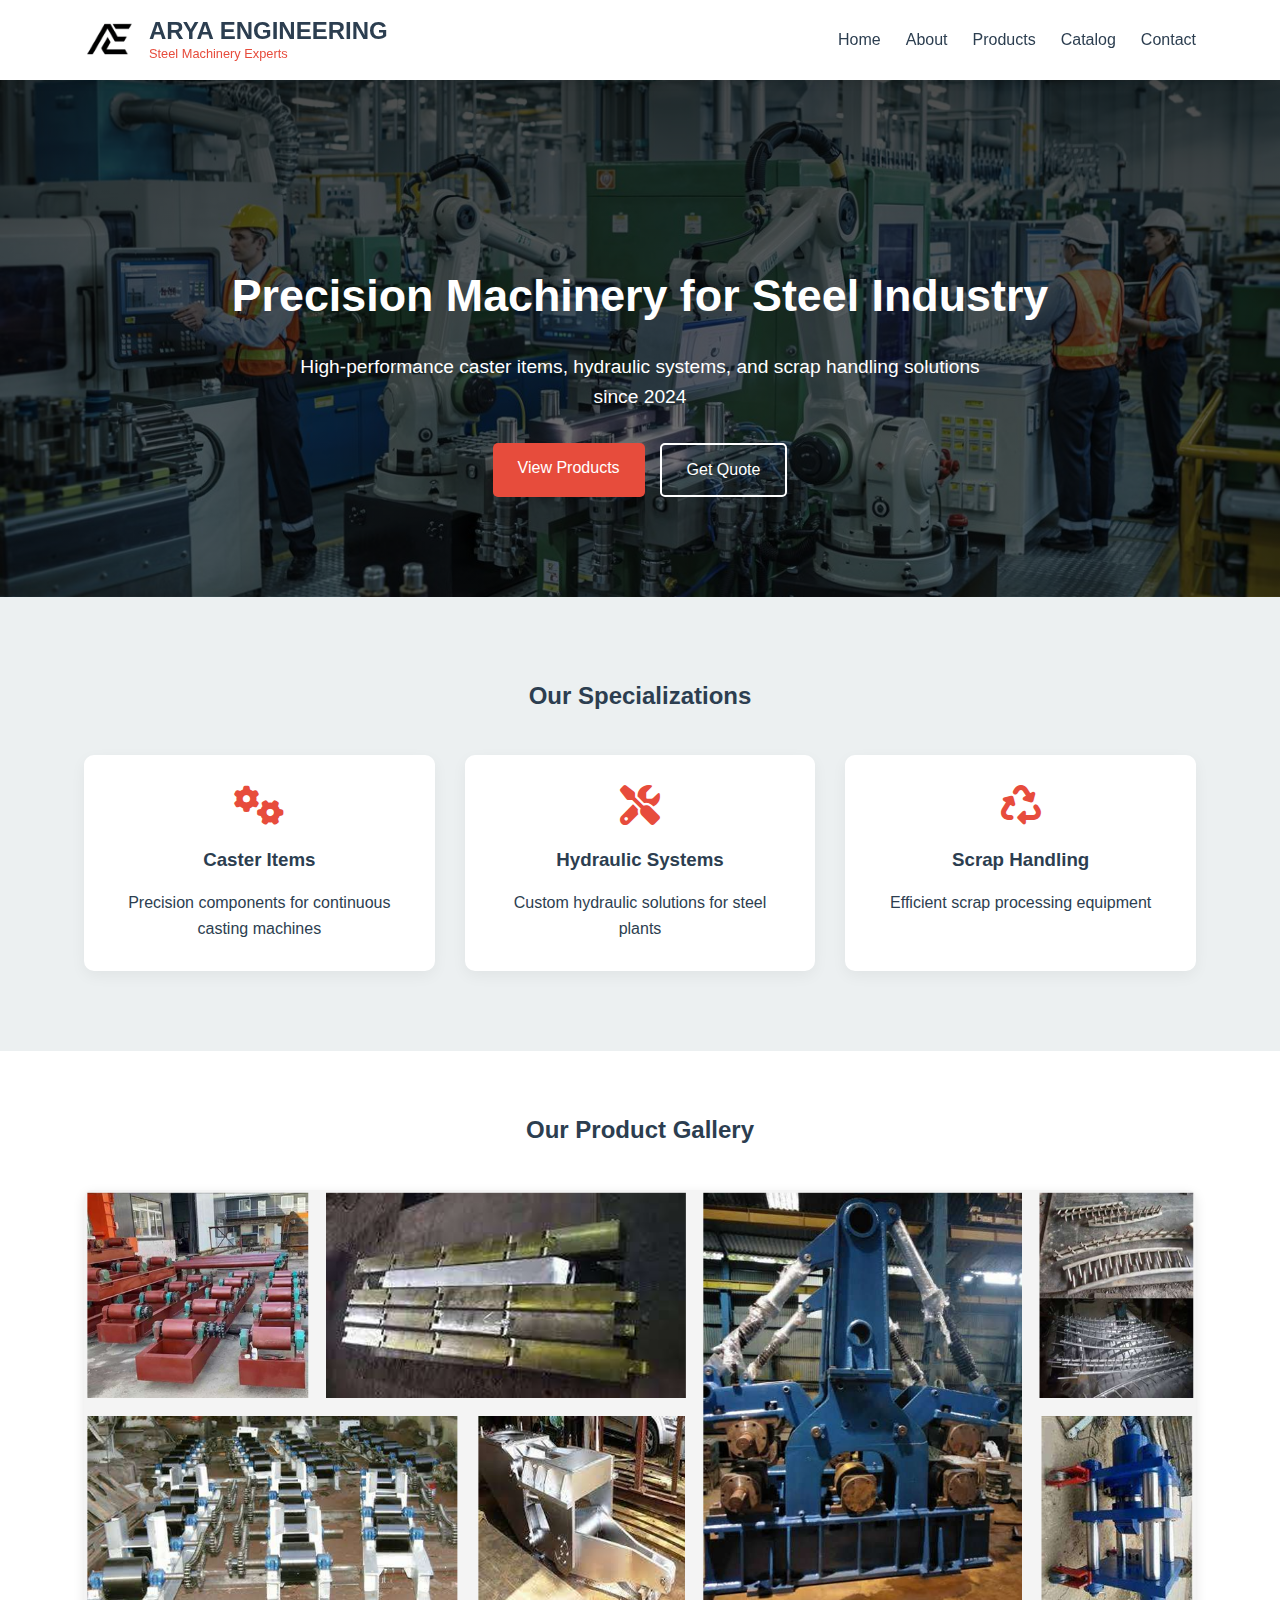
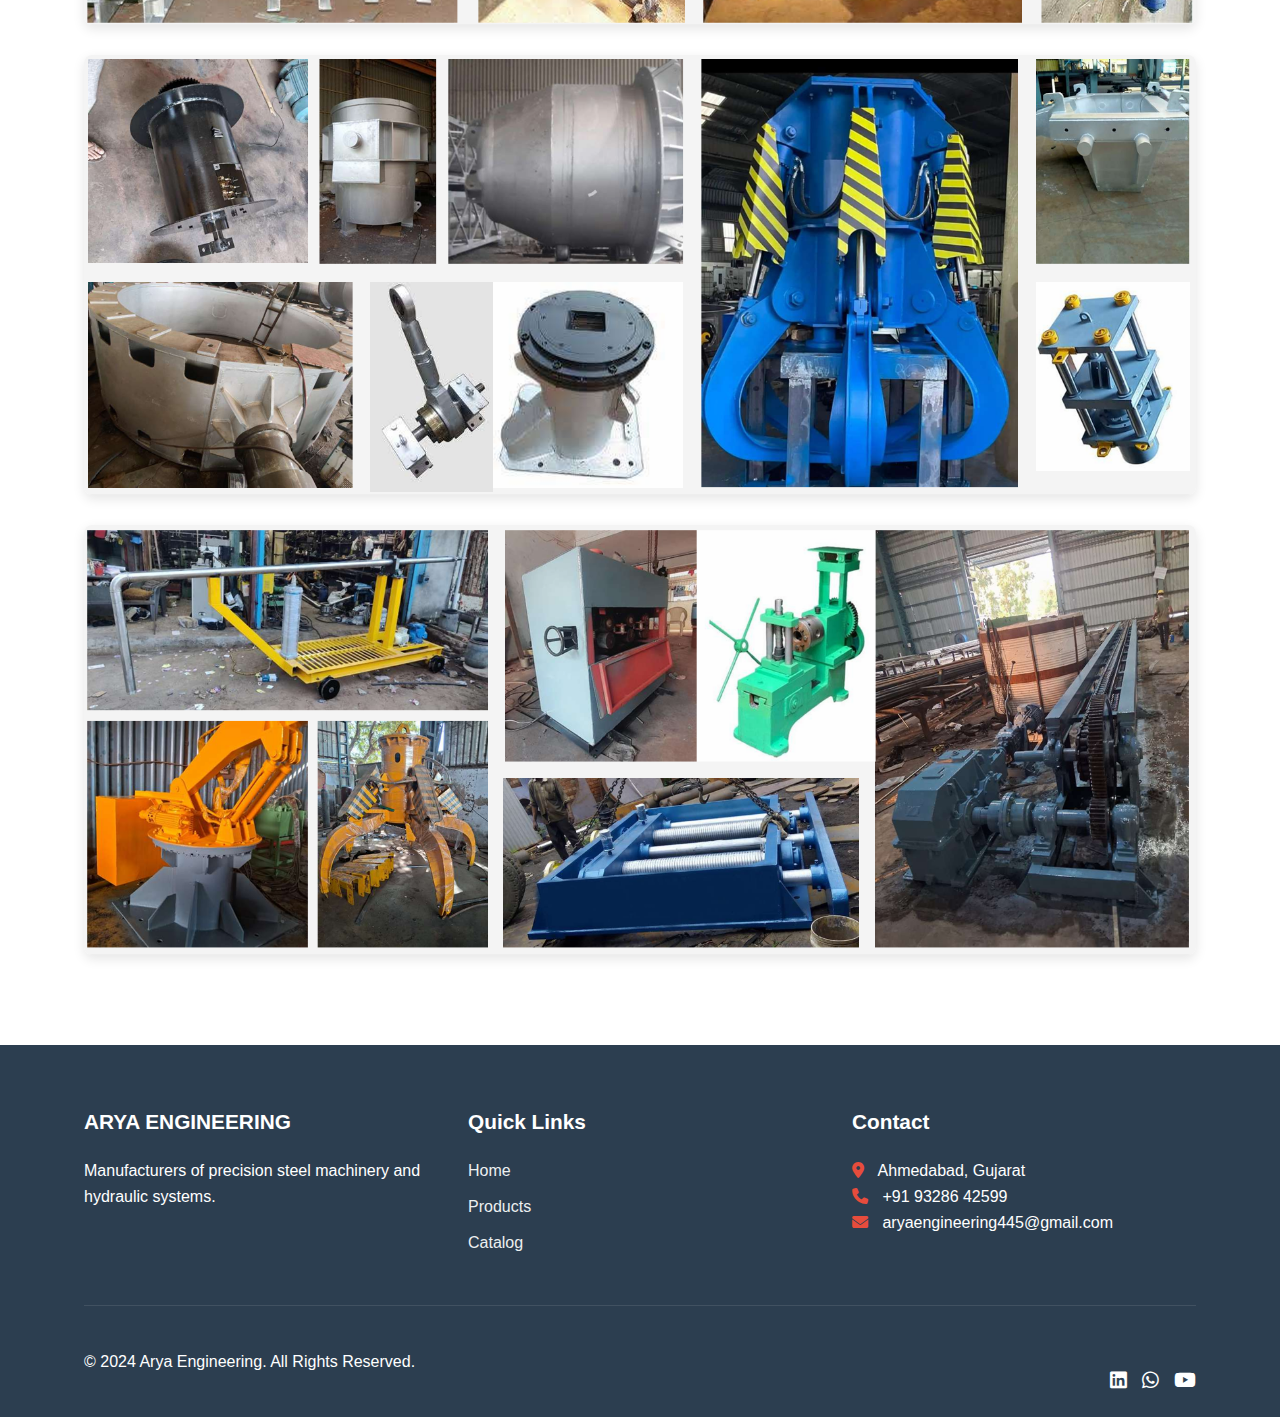
<file: index.html>
<!DOCTYPE html>
<html lang="en">
<head>
    <meta charset="UTF-8">
    <meta name="viewport" content="width=device-width, initial-scale=1.0">
    <title>Arya Engineering | Steel Machinery Solutions</title>
    <meta name="description" content="Manufacturer of high-quality steel machinery including caster items, hydraulic systems, and scrap handling equipment">
    <link rel="stylesheet" href="style.css">
    <link rel="stylesheet" href="https://cdnjs.cloudflare.com/ajax/libs/font-awesome/6.4.0/css/all.min.css">
</head>
<body>
    <!-- Header -->
    <header>
        <div class="container">
            <div class="header-content">
                <a href="index.html" class="logo">
                    <img src="arya-logo.png" alt="Arya Engineering Logo">
                    <div class="logo-text">
                        <h1>ARYA ENGINEERING</h1>
                        <p>Steel Machinery Experts</p>
                    </div>
                </a>
                
                <nav>
                    <ul>
                        <li><a href="index.html">Home</a></li>
                        <li><a href="about.html">About</a></li>
                        <li><a href="products.html">Products</a></li>
                        <li><a href="catalog.html">Catalog</a></li>
                        <li><a href="contact.html">Contact</a></li>
                    </ul>
                </nav>
            </div>
            
            <div class="mobile-menu">
                <i class="fas fa-bars"></i>
            </div>
        </div>
    </header>

    <!-- Hero Section -->
    <section class="hero">
        <div class="container">
            <h1>Precision Machinery for Steel Industry</h1>
            <p>High-performance caster items, hydraulic systems, and scrap handling solutions since 2024</p>
            <div class="cta-buttons">
                <a href="products.html" class="btn primary">View Products</a>
                <a href="contact.html" class="btn secondary">Get Quote</a>
            </div>
        </div>
    </section>

    <!-- Product Highlights -->
    <section class="highlights">
        <div class="container">
            <h2>Our Specializations</h2>
            <div class="highlight-grid">
                <div class="highlight-card">
                    <i class="fas fa-cogs"></i>
                    <h3>Caster Items</h3>
                    <p>Precision components for continuous casting machines</p>
                </div>
                <div class="highlight-card">
                    <i class="fas fa-tools"></i>
                    <h3>Hydraulic Systems</h3>
                    <p>Custom hydraulic solutions for steel plants</p>
                </div>
                <div class="highlight-card">
                    <i class="fas fa-recycle"></i>
                    <h3>Scrap Handling</h3>
                    <p>Efficient scrap processing equipment</p>
                </div>
            </div>
        </div>
    </section>


   <!-- Vertical Gallery Section -->
<section class="vertical-gallery">
    <div class="container">
      <h2>Our Product Gallery</h2>
      
      <!-- Image 1 -->
      <div class="gallery-item">
        <img src="product-galary-1.png" alt="Caster System" loading="lazy">
      <!--  <div class="image-caption">Premium Caster Items</div> -->
      </div>
      
      <!-- Image 2 -->
      <div class="gallery-item">
        <img src="product-galary-2.png" alt="Hydraulic Press" loading="lazy">
       <!-- <div class="image-caption">Hydraulic Machinery</div> -->
      </div>
      
      <!-- Image 3 -->
      <div class="gallery-item">
        <img src="product-galary-3.png" alt="Scrap Handler" loading="lazy">
      <!--  <div class="image-caption">Scrap Handling Solutions</div> -->
      </div>
    </div>
  </section>

    <!-- Footer -->
    <footer>
        <div class="container">
            <div class="footer-grid">
                <div class="footer-col">
                    <h3>ARYA ENGINEERING</h3>
                    <p>Manufacturers of precision steel machinery and hydraulic systems.</p>
                </div>
                <div class="footer-col">
                    <h3>Quick Links</h3>
                    <ul>
                        <li><a href="index.html">Home</a></li>
                        <li><a href="products.html">Products</a></li>
                        <li><a href="catalog.html">Catalog</a></li>
                    </ul>
                </div>
                <div class="footer-col">
                    <h3>Contact</h3>
                    <p><i class="fas fa-map-marker-alt"></i> Ahmedabad, Gujarat</p>
                    <p><i class="fas fa-phone"></i> +91 93286 42599</p>
                    <p><i class="fas fa-envelope"></i> aryaengineering445@gmail.com</p>
                </div>
            </div>
            <div class="copyright">
                <p>&copy; 2024 Arya Engineering. All Rights Reserved.</p>
                <div class="social-links">
                    <a href="#"><i class="fab fa-linkedin"></i></a>
                    <a href="#"><i class="fab fa-whatsapp"></i></a>
                    <a href="#"><i class="fab fa-youtube"></i></a>
                </div>
            </div>
        </div>
    </footer>

    <script src="script.js"></script>
</body>
</html>
</file>
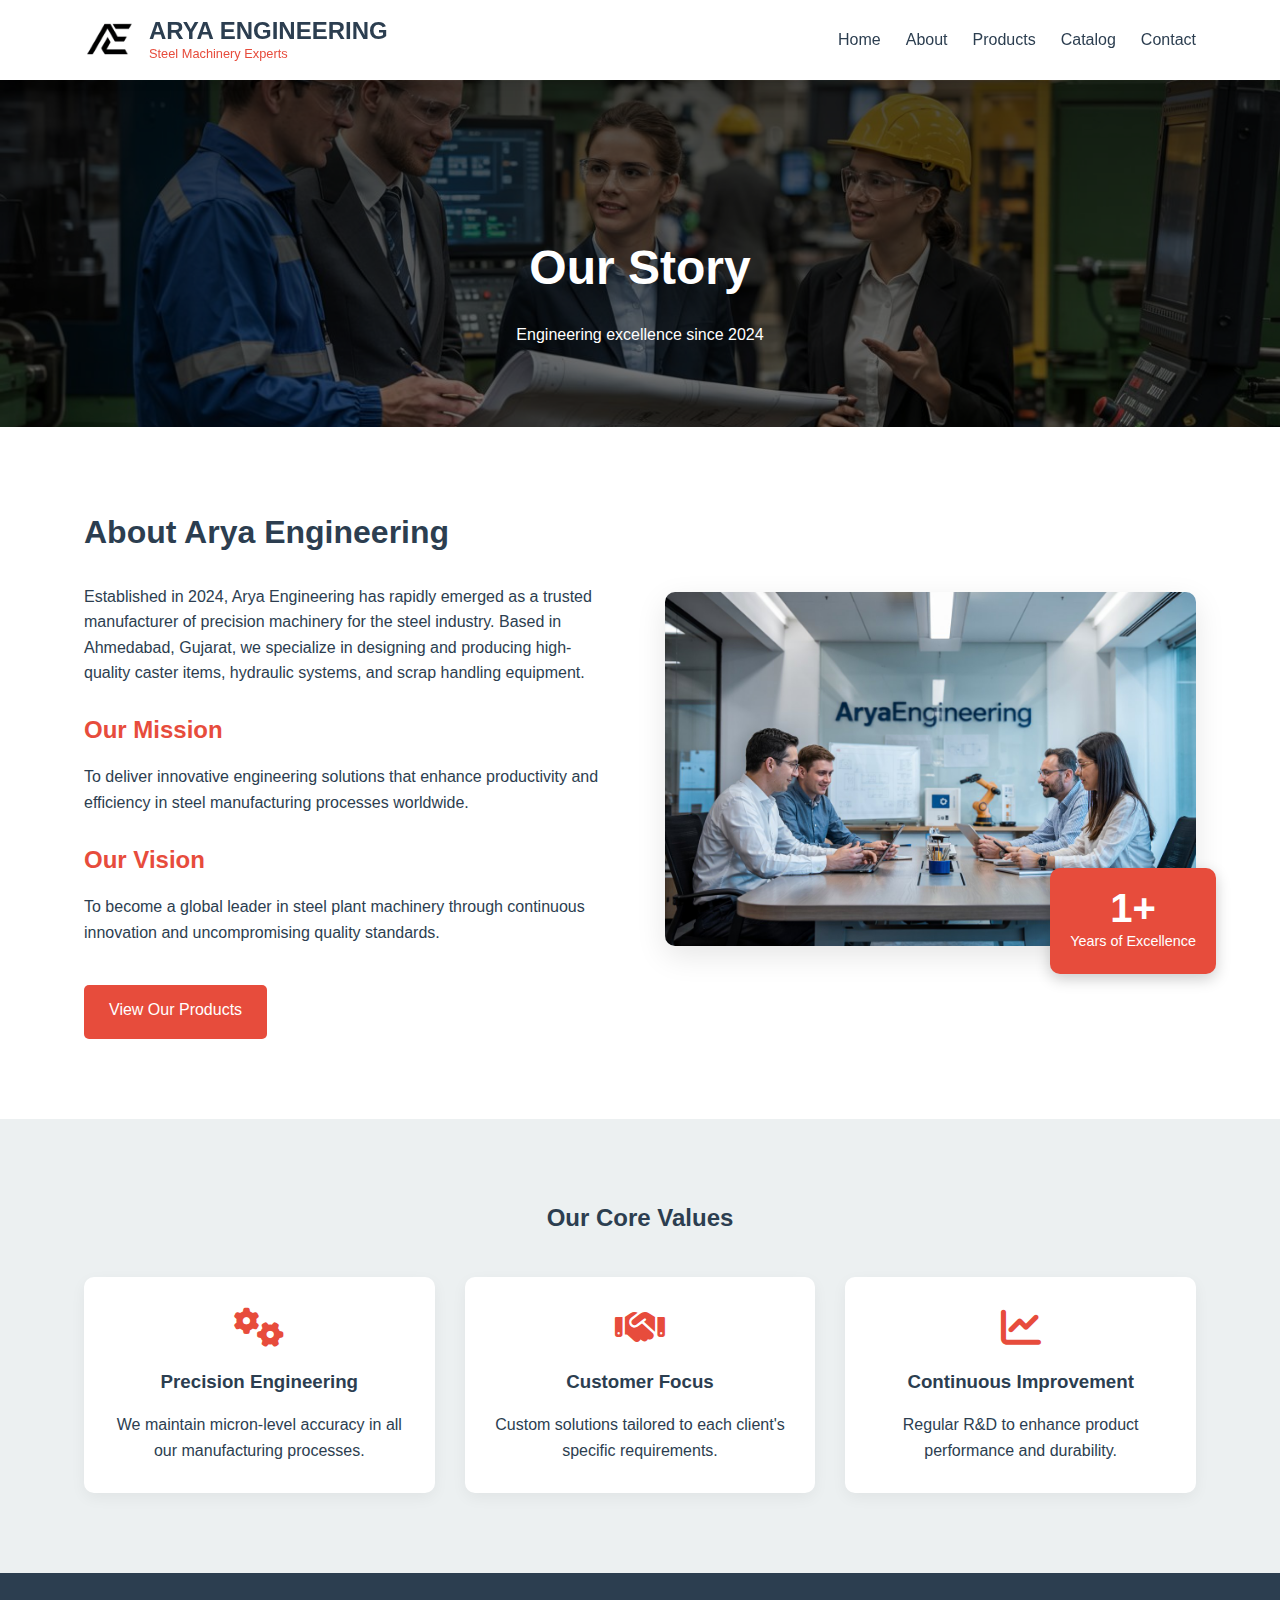
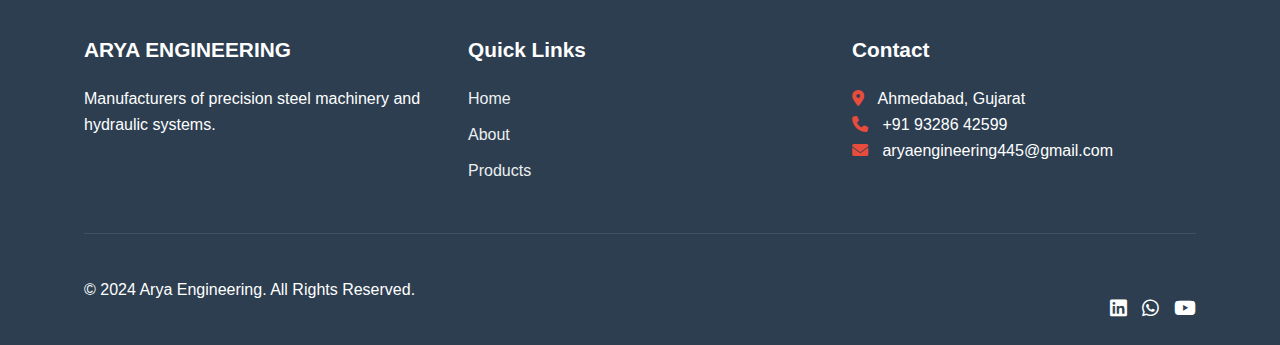
<file: about.html>
<!DOCTYPE html>
<html lang="en">
<head>
    <meta charset="UTF-8">
    <meta name="viewport" content="width=device-width, initial-scale=1.0">
    <title>About Us | Arya Engineering</title>
    <meta name="description" content="Learn about Arya Engineering - Manufacturers of precision steel machinery and hydraulic systems since 2024">
    <link rel="stylesheet" href="style.css">
    <link rel="stylesheet" href="https://cdnjs.cloudflare.com/ajax/libs/font-awesome/6.4.0/css/all.min.css">
</head>
<body>
    <!-- Header (Same as Homepage) -->
    <header>
        <div class="container">
            <div class="header-content">
                <a href="index.html" class="logo">
                    <img src="arya-logo.png" alt="Arya Engineering Logo">
                    <div class="logo-text">
                        <h1>ARYA ENGINEERING</h1>
                        <p>Steel Machinery Experts</p>
                    </div>
                </a>
                
                <nav>
                    <ul>
                        <li><a href="index.html">Home</a></li>
                        <li><a href="about.html" class="active">About</a></li>
                        <li><a href="products.html">Products</a></li>
                        <li><a href="catalog.html">Catalog</a></li>
                        <li><a href="contact.html">Contact</a></li>
                    </ul>
                </nav>
            </div>
            
            <div class="mobile-menu">
                <i class="fas fa-bars"></i>
            </div>
        </div>
    </header>

    <!-- About Hero Section -->
    <section class="about-hero">
        <div class="container">
            <h1>Our Story</h1>
            <p>Engineering excellence since 2024</p>
        </div>
    </section>

    <!-- About Content Section -->
    <section class="about-content">
        <div class="container">
            <div class="about-grid">
                <div class="about-text">
                    <h2>About Arya Engineering</h2>
                    <p>Established in 2024, Arya Engineering has rapidly emerged as a trusted manufacturer of precision machinery for the steel industry. Based in Ahmedabad, Gujarat, we specialize in designing and producing high-quality caster items, hydraulic systems, and scrap handling equipment.</p>
                    
                    <h3>Our Mission</h3>
                    <p>To deliver innovative engineering solutions that enhance productivity and efficiency in steel manufacturing processes worldwide.</p>
                    
                    <h3>Our Vision</h3>
                    <p>To become a global leader in steel plant machinery through continuous innovation and uncompromising quality standards.</p>
                    
                    <div class="cta-section">
                        <a href="products.html" class="btn primary">View Our Products</a>
                        <a href="contact.html" class="btn secondary">Contact Us</a>
                    </div>
                </div>
                
                <div class="about-image">
                    <img src="office-image.jpeg" alt="Arya Engineering Facility">
                    <div class="experience-badge">
                        <span class="years">1+</span>
                        <span class="label">Years of Excellence</span>
                    </div>
                </div>
            </div>
        </div>
    </section>

    <!-- Values Section -->
    <section class="values">
        <div class="container">
            <h2>Our Core Values</h2>
            <div class="values-grid">
                <div class="value-card">
                    <i class="fas fa-cogs"></i>
                    <h3>Precision Engineering</h3>
                    <p>We maintain micron-level accuracy in all our manufacturing processes.</p>
                </div>
                <div class="value-card">
                    <i class="fas fa-handshake"></i>
                    <h3>Customer Focus</h3>
                    <p>Custom solutions tailored to each client's specific requirements.</p>
                </div>
                <div class="value-card">
                    <i class="fas fa-chart-line"></i>
                    <h3>Continuous Improvement</h3>
                    <p>Regular R&D to enhance product performance and durability.</p>
                </div>
            </div>
        </div>
    </section>

    <!-- Team Section (Optional) 
    <section class="team">
        <div class="container">
            <h2>Our Leadership</h2>
            <div class="team-grid">
                <div class="team-member">
                    <img src="images/team-1.jpg" alt="Founder">
                    <h3>John Doe</h3>
                    <p>Founder & CEO</p>
                    <p>20+ years in steel machinery</p>
                </div>
                <div class="team-member">
                    <img src="images/team-2.jpg" alt="Technical Director">
                    <h3>Jane Smith</h3>
                    <p>Technical Director</p>
                    <p>Hydraulic systems expert</p>
                </div>
            </div>
        </div>
    </section> -->

    <!-- Footer (Same as Homepage) -->
    <footer>
        <div class="container">
            <div class="footer-grid">
                <div class="footer-col">
                    <h3>ARYA ENGINEERING</h3>
                    <p>Manufacturers of precision steel machinery and hydraulic systems.</p>
                </div>
                <div class="footer-col">
                    <h3>Quick Links</h3>
                    <ul>
                        <li><a href="index.html">Home</a></li>
                        <li><a href="about.html">About</a></li>
                        <li><a href="products.html">Products</a></li>
                    </ul>
                </div>
                <div class="footer-col">
                    <h3>Contact</h3>
                    <p><i class="fas fa-map-marker-alt"></i> Ahmedabad, Gujarat</p>
                    <p><i class="fas fa-phone"></i> +91 93286 42599</p>
                    <p><i class="fas fa-envelope"></i> aryaengineering445@gmail.com</p>
                </div>
            </div>
            <div class="copyright">
                <p>&copy; 2024 Arya Engineering. All Rights Reserved.</p>
                <div class="social-links">
                    <a href="#"><i class="fab fa-linkedin"></i></a>
                    <a href="#"><i class="fab fa-whatsapp"></i></a>
                    <a href="#"><i class="fab fa-youtube"></i></a>
                </div>
            </div>
        </div>
    </footer>

    <script src="script.js"></script>
</body>
</html>
</file>
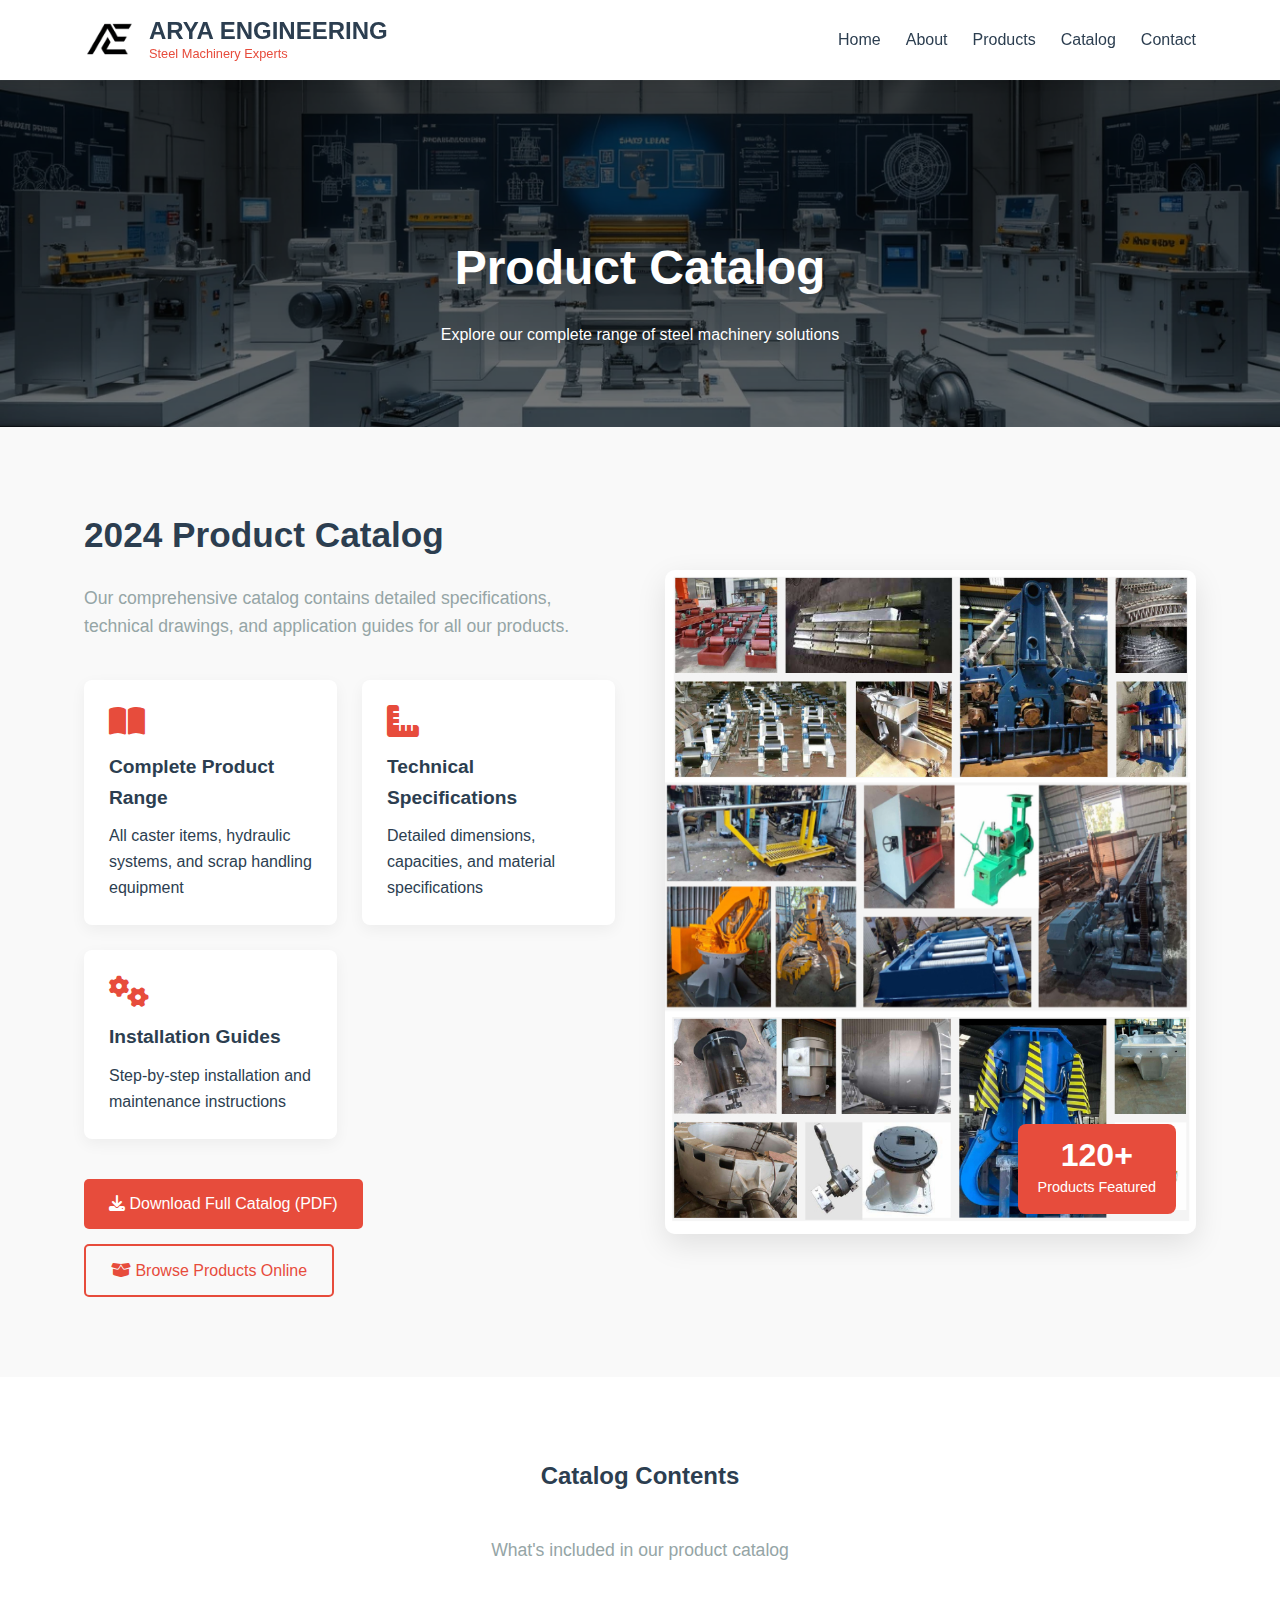
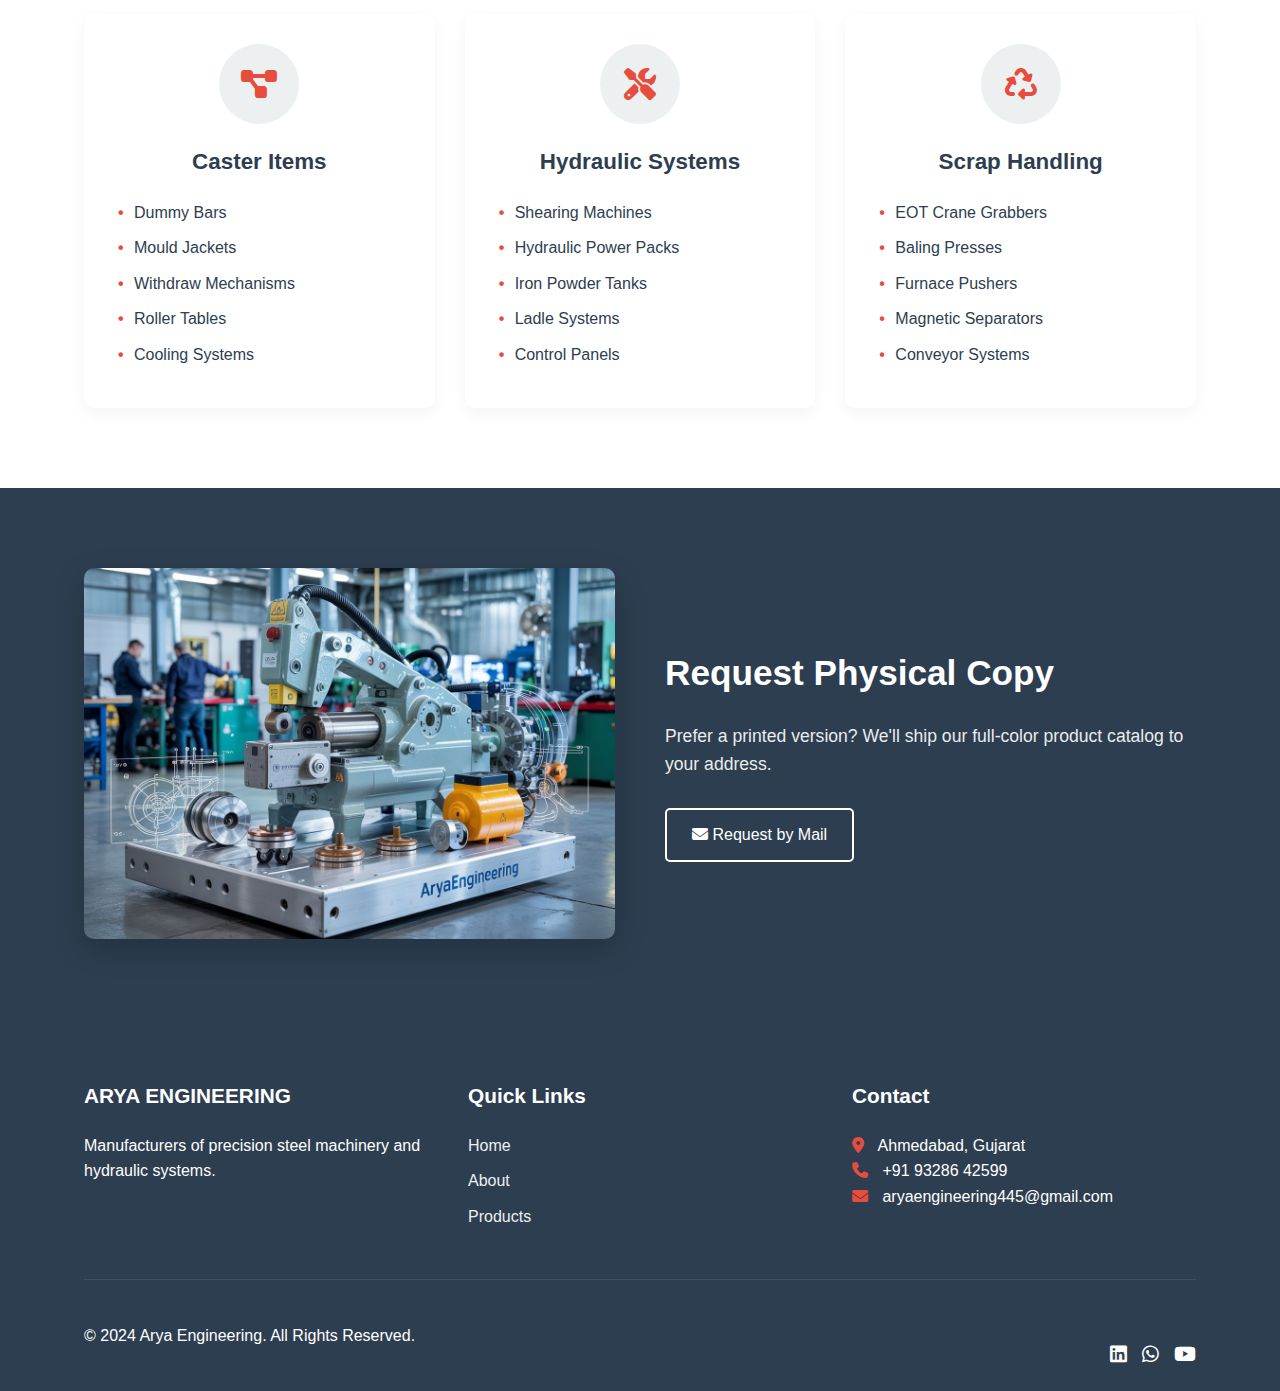
<file: catalog.html>
<!DOCTYPE html>
<html lang="en">
<head>
    <meta charset="UTF-8">
    <meta name="viewport" content="width=device-width, initial-scale=1.0">
    <title>Product Catalog | Arya Engineering</title>
    <meta name="description" content="Download our complete product catalog featuring caster items, hydraulic systems, and scrap handling equipment">
    <link rel="stylesheet" href="style.css">
    <link rel="stylesheet" href="https://cdnjs.cloudflare.com/ajax/libs/font-awesome/6.4.0/css/all.min.css">
</head>
<body>
    <!-- Header (Same as Homepage) -->
    <header>
        <div class="container">
            <div class="header-content">
                <a href="index.html" class="logo">
                    <img src="arya-logo.png" alt="Arya Engineering Logo">
                    <div class="logo-text">
                        <h1>ARYA ENGINEERING</h1>
                        <p>Steel Machinery Experts</p>
                    </div>
                </a>
                
                <nav>
                    <ul>
                        <li><a href="index.html">Home</a></li>
                        <li><a href="about.html">About</a></li>
                        <li><a href="products.html">Products</a></li>
                        <li><a href="catalog.html" class="active">Catalog</a></li>
                        <li><a href="contact.html">Contact</a></li>
                    </ul>
                </nav>
            </div>
            
            <div class="mobile-menu">
                <i class="fas fa-bars"></i>
            </div>
        </div>
    </header>

    <!-- Catalog Hero Section -->
    <section class="catalog-hero">
        <div class="container">
            <h1>Product Catalog</h1>
            <p>Explore our complete range of steel machinery solutions</p>
        </div>
    </section>

    <!-- Catalog Download Section -->
    <section class="catalog-download">
        <div class="container">
            <div class="catalog-container">
                <div class="catalog-info">
                    <h2>2024 Product Catalog</h2>
                    <p class="intro">Our comprehensive catalog contains detailed specifications, technical drawings, and application guides for all our products.</p>
                    
                    <div class="features">
                        <div class="feature">
                            <i class="fas fa-book-open"></i>
                            <h3>Complete Product Range</h3>
                            <p>All caster items, hydraulic systems, and scrap handling equipment</p>
                        </div>
                        
                        <div class="feature">
                            <i class="fas fa-ruler-combined"></i>
                            <h3>Technical Specifications</h3>
                            <p>Detailed dimensions, capacities, and material specifications</p>
                        </div>
                        
                        <div class="feature">
                            <i class="fas fa-cogs"></i>
                            <h3>Installation Guides</h3>
                            <p>Step-by-step installation and maintenance instructions</p>
                        </div>
                    </div>
                    
                    <div class="download-options">
                        <a href="aryaengineering-catalog.pdf" class="btn primary" download>
                            <i class="fas fa-download"></i> Download Full Catalog (PDF)
                        </a>
                        <a href="products.html" class="btn outline">
                            <i class="fas fa-box-open"></i> Browse Products Online
                        </a>
                    </div>
                </div>
                
                <div class="catalog-preview">
                    <div class="preview-container">
                        <img src="catalog-preview-image.jpg" alt="Catalog Preview">
                        <div class="floating-badge">
                            <span>120+</span>
                            <p>Products Featured</p>
                        </div>
                    </div>
                </div>
            </div>
        </div>
    </section>

    <!-- Catalog Sections Preview -->
    <section class="catalog-sections">
        <div class="container">
            <h2>Catalog Contents</h2>
            <p class="section-subtitle">What's included in our product catalog</p>
            
            <div class="sections-grid">
                <div class="section-card">
                    <div class="section-icon">
                        <i class="fas fa-project-diagram"></i>
                    </div>
                    <h3>Caster Items</h3>
                    <ul>
                        <li>Dummy Bars</li>
                        <li>Mould Jackets</li>
                        <li>Withdraw Mechanisms</li>
                        <li>Roller Tables</li>
                        <li>Cooling Systems</li>
                    </ul>
                </div>
                
                <div class="section-card">
                    <div class="section-icon">
                        <i class="fas fa-tools"></i>
                    </div>
                    <h3>Hydraulic Systems</h3>
                    <ul>
                        <li>Shearing Machines</li>
                        <li>Hydraulic Power Packs</li>
                        <li>Iron Powder Tanks</li>
                        <li>Ladle Systems</li>
                        <li>Control Panels</li>
                    </ul>
                </div>
                
                <div class="section-card">
                    <div class="section-icon">
                        <i class="fas fa-recycle"></i>
                    </div>
                    <h3>Scrap Handling</h3>
                    <ul>
                        <li>EOT Crane Grabbers</li>
                        <li>Baling Presses</li>
                        <li>Furnace Pushers</li>
                        <li>Magnetic Separators</li>
                        <li>Conveyor Systems</li>
                    </ul>
                </div>
            </div>
        </div>
    </section>

    <!-- Request Physical Copy -->
    <section class="physical-copy">
        <div class="container">
            <div class="copy-container">
                <div class="copy-image">
                    <img src="physical-catalog.jpg" alt="Physical Catalog">
                </div>
                <div class="copy-info">
                    <h2>Request Physical Copy</h2>
                    <p>Prefer a printed version? We'll ship our full-color product catalog to your address.</p>
                    <a href="contact.html" class="btn secondary">
                        <i class="fas fa-envelope"></i> Request by Mail
                    </a>
                </div>
            </div>
        </div>
    </section>

    <!-- Footer (Same as Homepage) -->
    <footer>
        <div class="container">
            <div class="footer-grid">
                <div class="footer-col">
                    <h3>ARYA ENGINEERING</h3>
                    <p>Manufacturers of precision steel machinery and hydraulic systems.</p>
                </div>
                <div class="footer-col">
                    <h3>Quick Links</h3>
                    <ul>
                        <li><a href="index.html">Home</a></li>
                        <li><a href="about.html">About</a></li>
                        <li><a href="products.html">Products</a></li>
                    </ul>
                </div>
                <div class="footer-col">
                    <h3>Contact</h3>
                    <p><i class="fas fa-map-marker-alt"></i> Ahmedabad, Gujarat</p>
                    <p><i class="fas fa-phone"></i> +91 93286 42599</p>
                    <p><i class="fas fa-envelope"></i> aryaengineering445@gmail.com</p>
                </div>
            </div>
            <div class="copyright">
                <p>&copy; 2024 Arya Engineering. All Rights Reserved.</p>
                <div class="social-links">
                    <a href="#"><i class="fab fa-linkedin"></i></a>
                    <a href="#"><i class="fab fa-whatsapp"></i></a>
                    <a href="#"><i class="fab fa-youtube"></i></a>
                </div>
            </div>
        </div>
    </footer>

    <script src="script.js"></script>
</body>
</html>
</file>
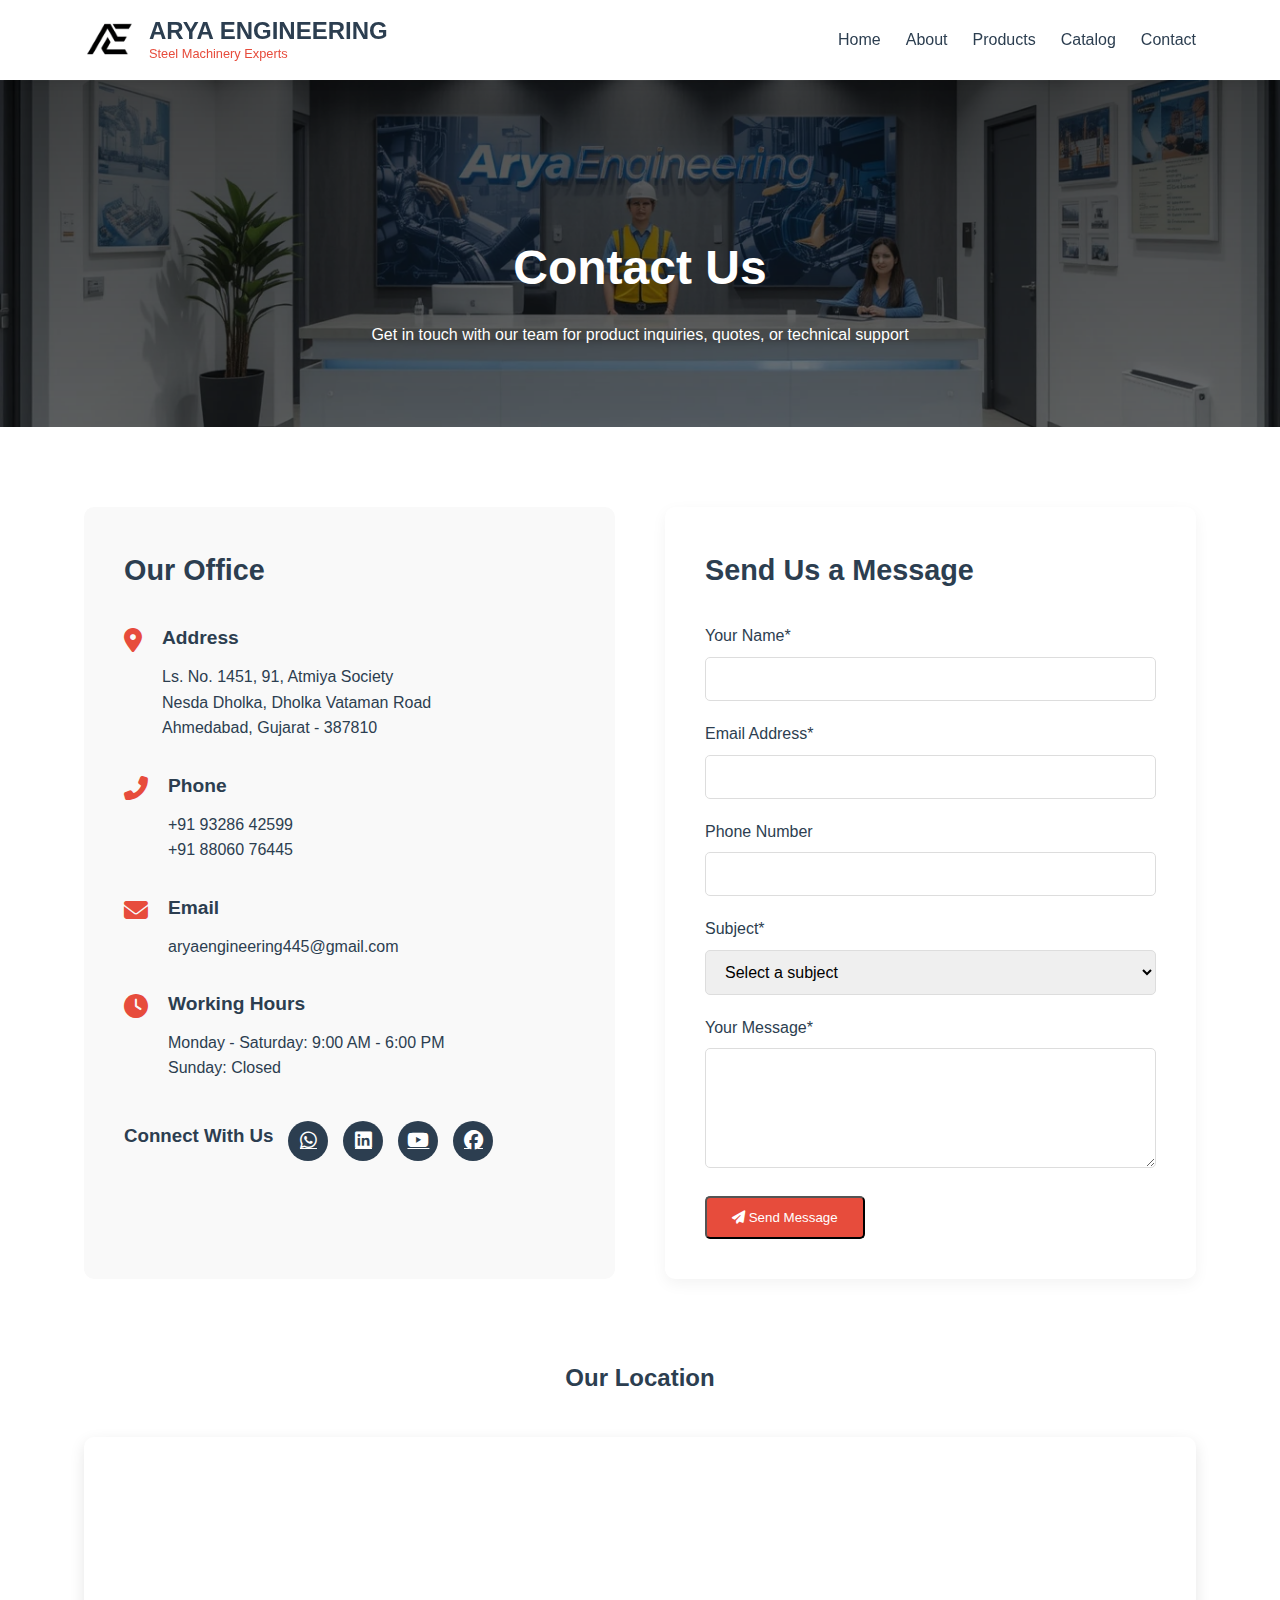
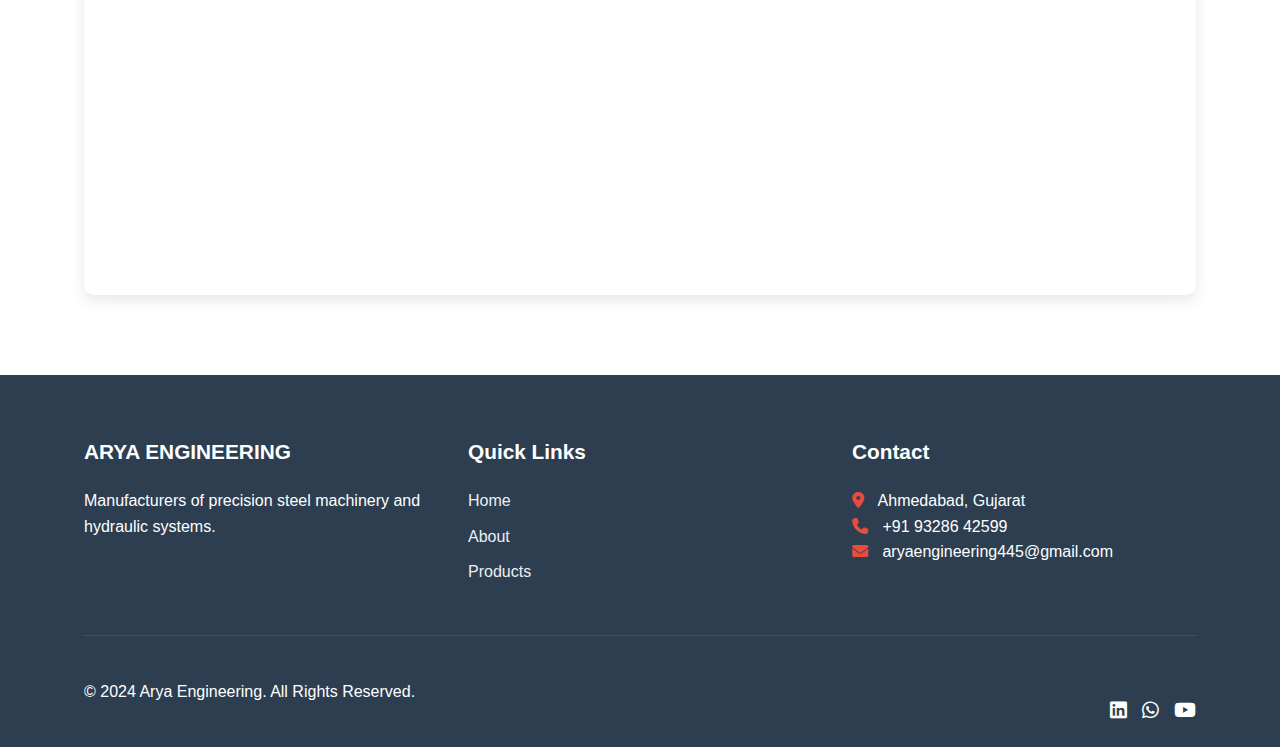
<file: contact.html>
<!DOCTYPE html>
<html lang="en">
<head>
    <meta charset="UTF-8">
    <meta name="viewport" content="width=device-width, initial-scale=1.0">
    <title>Contact Us | Arya Engineering</title>
    <meta name="description" content="Get in touch with Arya Engineering for inquiries about our steel machinery products and services">
    <link rel="stylesheet" href="style.css">
    <link rel="stylesheet" href="https://cdnjs.cloudflare.com/ajax/libs/font-awesome/6.4.0/css/all.min.css">
</head>
<body>
    <!-- Header (Same as Homepage) -->
    <header>
        <div class="container">
            <div class="header-content">
                <a href="index.html" class="logo">
                    <img src="arya-logo.png" alt="Arya Engineering Logo">
                    <div class="logo-text">
                        <h1>ARYA ENGINEERING</h1>
                        <p>Steel Machinery Experts</p>
                    </div>
                </a>
                
                <nav>
                    <ul>
                        <li><a href="index.html">Home</a></li>
                        <li><a href="about.html">About</a></li>
                        <li><a href="products.html">Products</a></li>
                        <li><a href="catalog.html">Catalog</a></li>
                        <li><a href="contact.html" class="active">Contact</a></li>
                    </ul>
                </nav>
            </div>
            
            <div class="mobile-menu">
                <i class="fas fa-bars"></i>
            </div>
        </div>
    </header>

    <!-- Contact Hero Section -->
    <section class="contact-hero">
        <div class="container">
            <h1>Contact Us</h1>
            <p>Get in touch with our team for product inquiries, quotes, or technical support</p>
        </div>
    </section>

    <!-- Contact Main Section -->
    <section class="contact-main">
        <div class="container">
            <div class="contact-container">
                <!-- Contact Information -->
                <div class="contact-info">
                    <h2>Our Office</h2>
                    
                    <div class="info-card">
                        <i class="fas fa-map-marker-alt"></i>
                        <div>
                            <h3>Address</h3>
                            <p>Ls. No. 1451, 91, Atmiya Society<br>
                            Nesda Dholka, Dholka Vataman Road<br>
                            Ahmedabad, Gujarat - 387810</p>
                        </div>
                    </div>
                    
                    <div class="info-card">
                        <i class="fas fa-phone-alt"></i>
                        <div>
                            <h3>Phone</h3>
                            <p>+91 93286 42599<br>
                            +91 88060 76445</p>
                        </div>
                    </div>
                    
                    <div class="info-card">
                        <i class="fas fa-envelope"></i>
                        <div>
                            <h3>Email</h3>
                            <p>aryaengineering445@gmail.com</p>
                        </div>
                    </div>
                    
                    <div class="info-card">
                        <i class="fas fa-clock"></i>
                        <div>
                            <h3>Working Hours</h3>
                            <p>Monday - Saturday: 9:00 AM - 6:00 PM<br>
                            Sunday: Closed</p>
                        </div>
                    </div>
                    
                    <div class="social-links">
                        <h3>Connect With Us</h3>
                        <div class="social-icons">
                            <a href="#"><i class="fab fa-whatsapp"></i></a>
                            <a href="#"><i class="fab fa-linkedin"></i></a>
                            <a href="#"><i class="fab fa-youtube"></i></a>
                            <a href="#"><i class="fab fa-facebook"></i></a>
                        </div>
                    </div>
                </div>
                
                <!-- Contact Form -->
                <div class="contact-form">
                    <h2>Send Us a Message</h2>
                    <form action="send_email.php" method="POST" id="inquiryForm">
                        <div class="form-group">
                            <label for="name">Your Name*</label>
                            <input type="text" id="name" name="name" required>
                        </div>
                        
                        <div class="form-group">
                            <label for="email">Email Address*</label>
                            <input type="email" id="email" name="email" required>
                        </div>
                        
                        <div class="form-group">
                            <label for="phone">Phone Number</label>
                            <input type="tel" id="phone" name="phone">
                        </div>
                        
                        <div class="form-group">
                            <label for="subject">Subject*</label>
                            <select id="subject" name="subject" required>
                                <option value="">Select a subject</option>
                                <option value="Product Inquiry">Product Inquiry</option>
                                <option value="Request for Quote">Request for Quote</option>
                                <option value="Technical Support">Technical Support</option>
                                <option value="Custom Solution">Custom Solution</option>
                            </select>
                        </div>
                        
                        <div class="form-group">
                            <label for="message">Your Message*</label>
                            <textarea id="message" name="message" rows="5" required></textarea>
                        </div>
                        
                        <button type="submit" class="btn primary">
                            <i class="fas fa-paper-plane"></i> Send Message
                        </button>
                    </form>
                </div>
            </div>
        </div>
    </section>

    <!-- Map Section -->
    <section class="map-section">
        <div class="container">
            <h2>Our Location</h2>
            <div class="map-container">
                <iframe src="https://www.google.com/maps/embed?pb=!1m18!1m12!1m3!1d14683.45672643948!2d72.471456!3d23.027119!2m3!1f0!2f0!3f0!3m2!1i1024!2i768!4f13.1!3m3!1m2!1s0x0%3A0x0!2zMjPCsDAxJzM3LjYiTiA3MsKwMjgnMTcuMiJF!5e0!3m2!1sen!2sin!4v1620000000000!5m2!1sen!2sin" 
                width="100%" 
                height="450" 
                style="border:0;" 
                allowfullscreen="" 
                loading="lazy"></iframe>
            </div>
        </div>
    </section>

    <!-- Footer (Same as Homepage) -->
    <footer>
        <div class="container">
            <div class="footer-grid">
                <div class="footer-col">
                    <h3>ARYA ENGINEERING</h3>
                    <p>Manufacturers of precision steel machinery and hydraulic systems.</p>
                </div>
                <div class="footer-col">
                    <h3>Quick Links</h3>
                    <ul>
                        <li><a href="index.html">Home</a></li>
                        <li><a href="about.html">About</a></li>
                        <li><a href="products.html">Products</a></li>
                    </ul>
                </div>
                <div class="footer-col">
                    <h3>Contact</h3>
                    <p><i class="fas fa-map-marker-alt"></i> Ahmedabad, Gujarat</p>
                    <p><i class="fas fa-phone"></i> +91 93286 42599</p>
                    <p><i class="fas fa-envelope"></i> aryaengineering445@gmail.com</p>
                </div>
            </div>
            <div class="copyright">
                <p>&copy; 2024 Arya Engineering. All Rights Reserved.</p>
                <div class="social-links">
                    <a href="#"><i class="fab fa-linkedin"></i></a>
                    <a href="#"><i class="fab fa-whatsapp"></i></a>
                    <a href="#"><i class="fab fa-youtube"></i></a>
                </div>
            </div>
        </div>
    </footer>

    <script src="script.js"></script>
</body>
</html>
</file>
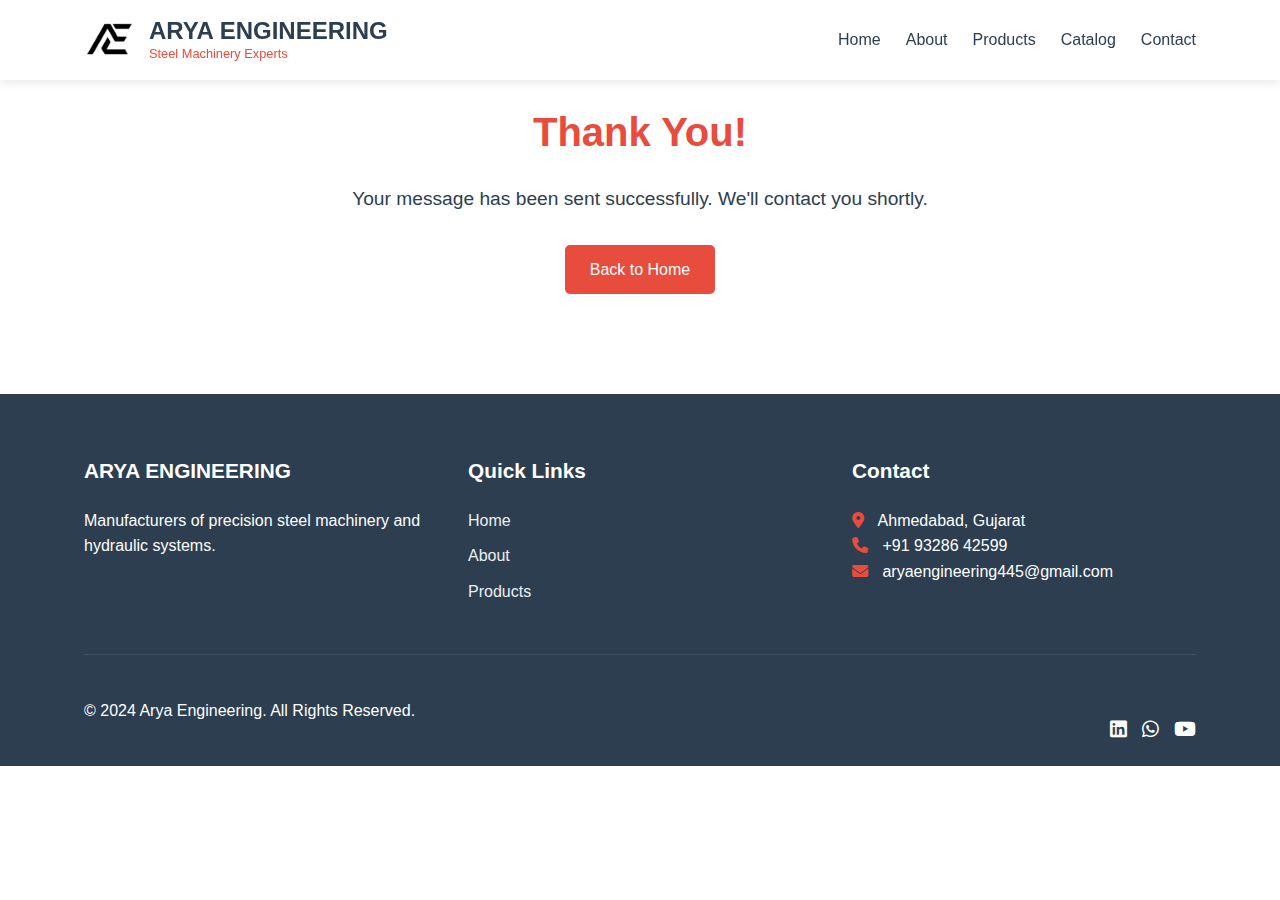
<file: thank-you.html>
<!DOCTYPE html>
<html lang="en">
<head>
    <meta charset="UTF-8">
    <meta name="viewport" content="width=device-width, initial-scale=1.0">
    <title>Contact Us | Arya Engineering</title>
    <meta name="description" content="Get in touch with Arya Engineering for inquiries about our steel machinery products and services">
    <link rel="stylesheet" href="style.css">
    <link rel="stylesheet" href="https://cdnjs.cloudflare.com/ajax/libs/font-awesome/6.4.0/css/all.min.css">
    <title>Thank You | Arya Engineering</title>
</head>
<body>
     <!-- Header (Same as Homepage) -->
     <header>
        <div class="container">
            <div class="header-content">
                <a href="index.html" class="logo">
                    <img src="arya-logo.png" alt="Arya Engineering Logo">
                    <div class="logo-text">
                        <h1>ARYA ENGINEERING</h1>
                        <p>Steel Machinery Experts</p>
                    </div>
                </a>
                
                <nav>
                    <ul>
                        <li><a href="index.html">Home</a></li>
                        <li><a href="about.html">About</a></li>
                        <li><a href="products.html">Products</a></li>
                        <li><a href="catalog.html">Catalog</a></li>
                        <li><a href="contact.html" class="active">Contact</a></li>
                    </ul>
                </nav>
            </div>
            
            <div class="mobile-menu">
                <i class="fas fa-bars"></i>
            </div>
        </div>
    </header>


    
    
    <section class="thank-you">
        <div class="container">
            <h1>Thank You!</h1>
            <p>Your message has been sent successfully. We'll contact you shortly.</p>
            <a href="index.html" class="btn primary">Back to Home</a>
        </div>
    </section>
    
    <!-- Footer (Same as Homepage) -->
    <footer>
        <div class="container">
            <div class="footer-grid">
                <div class="footer-col">
                    <h3>ARYA ENGINEERING</h3>
                    <p>Manufacturers of precision steel machinery and hydraulic systems.</p>
                </div>
                <div class="footer-col">
                    <h3>Quick Links</h3>
                    <ul>
                        <li><a href="index.html">Home</a></li>
                        <li><a href="about.html">About</a></li>
                        <li><a href="products.html">Products</a></li>
                    </ul>
                </div>
                <div class="footer-col">
                    <h3>Contact</h3>
                    <p><i class="fas fa-map-marker-alt"></i> Ahmedabad, Gujarat</p>
                    <p><i class="fas fa-phone"></i> +91 93286 42599</p>
                    <p><i class="fas fa-envelope"></i> aryaengineering445@gmail.com</p>
                </div>
            </div>
            <div class="copyright">
                <p>&copy; 2024 Arya Engineering. All Rights Reserved.</p>
                <div class="social-links">
                    <a href="#"><i class="fab fa-linkedin"></i></a>
                    <a href="#"><i class="fab fa-whatsapp"></i></a>
                    <a href="#"><i class="fab fa-youtube"></i></a>
                </div>
            </div>
        </div>
    </footer>
</body>
</html>
</file>
<file: style.css>
/* ===== Global Styles ===== */
:root {
    --primary: #2c3e50;
    --secondary: #e74c3c;
    --accent: #3498db;
    --light: #ecf0f1;
    --dark: #2c3e50;
    --gray: #95a5a6;
}

* {
    margin: 0;
    padding: 0;
    box-sizing: border-box;
    font-family: 'Segoe UI', Tahoma, Geneva, Verdana, sans-serif;
}

body {
    line-height: 1.6;
    color: var(--dark);
}

.container {
    width: 90%;
    max-width: 1200px;
    margin: 0 auto;
    padding: 0 20px;
}

.btn {
    display: inline-block;
    padding: 12px 25px;
    border-radius: 5px;
    text-decoration: none;
    font-weight: 500;
    transition: all 0.3s ease;
}

.btn.primary {
    background: var(--secondary);
    color: white;
}

.btn.secondary {
    background: transparent;
    border: 2px solid white;
    color: white;
}

.btn:hover {
    transform: translateY(-3px);
    box-shadow: 0 5px 15px rgba(0,0,0,0.1);
}

/* Header Styles */
header {
    background: white;
    box-shadow: 0 2px 10px rgba(0,0,0,0.1);
    position: fixed;
    top: 0;
    left: 0;
    right: 0;
    width: 100%;
    z-index: 1000;
    padding: 15px 0;
}

.header-content {
    display: flex;
    justify-content: space-between;
    align-items: center;
    width: 100%;
}

.logo {
    display: flex;
    align-items: center;
    gap: 15px;
    text-decoration: none;
}
.logo img {
    height: 50px;
    width: auto;
}

.logo-text h1 {
    color: var(--primary);
    font-size: 1.5rem;
    margin-bottom: 5px;
}

.logo-text p {
    color: var(--secondary);
    font-size: 0.8rem;
    font-weight: 500;
    
}

.logo-text {
    display: flex;
    flex-direction: column;
    line-height: 1; 
}

nav ul {
    display: flex;
    list-style: none;
    gap: 25px;
    margin: 0;
    padding: 0;
}

nav ul li a {
    color: var(--dark);
    text-decoration: none;
    font-weight: 500;
    transition: color 0.3s;
    padding: 5px 0;
    position: relative;
}

nav ul li a:hover {
    color: var(--secondary);
}

nav ul li a::after {
    content: '';
    position: absolute;
    bottom: 0;
    left: 0;
    width: 0;
    height: 2px;
    background: var(--secondary);
    transition: width 0.3s;
}

nav ul li a:hover::after {
    width: 100%;
}

/* Mobile menu - hidden by default */
.mobile-menu {
    display: none;
    font-size: 1.5rem;
    cursor: pointer;
}

/* Responsive adjustments */
@media (max-width: 768px) {
    .header-content {
        flex-direction: column;
        align-items: flex-start;
    }
    
    nav ul {
        display: none;
        flex-direction: column;
        width: 100%;
        gap: 15px;
        margin-top: 20px;
    }
    
    nav ul.show {
        display: flex;
    }
    
    .mobile-menu {
        display: block;
        position: absolute;
        top: 20px;
        right: 20px;
    }
}
/* ===== Hero Section ===== */
.hero {
    background: linear-gradient(rgba(0,0,0,0.7), rgba(0,0,0,0.5)), url('hero-image.jpeg');
    background-size: cover;
    background-position: center;
    color: white;
    text-align: center;
    padding: 180px 0 100px;
    margin-top: 80px;
}

.hero h1 {
    font-size: 2.8rem;
    margin-bottom: 20px;
}

.hero p {
    font-size: 1.2rem;
    max-width: 700px;
    margin: 0 auto 30px;
}

.cta-buttons {
    display: flex;
    gap: 15px;
    justify-content: center;
}

/* ===== Highlights Section ===== */
.highlights {
    padding: 80px 0;
    background: var(--light);
}

.highlights h2 {
    text-align: center;
    margin-bottom: 50px;
    color: var(--primary);
}

.highlight-grid {
    display: grid;
    grid-template-columns: repeat(auto-fit, minmax(300px, 1fr));
    gap: 30px;
}

.highlight-card {
    background: white;
    padding: 30px;
    border-radius: 10px;
    text-align: center;
    box-shadow: 0 5px 15px rgba(0,0,0,0.05);
    transition: transform 0.3s;
}

.highlight-card:hover {
    transform: translateY(-10px);
}

.highlight-card i {
    font-size: 2.5rem;
    color: var(--secondary);
    margin-bottom: 20px;
}

.highlight-card h3 {
    margin-bottom: 15px;
    color: var(--primary);
}

/* ===== Footer ===== */
footer {
    background: var(--dark);
    color: white;
    padding: 60px 0 0;
}

.footer-grid {
    display: grid;
    grid-template-columns: repeat(auto-fit, minmax(250px, 1fr));
    gap: 40px;
    margin-bottom: 40px;
}

.footer-col h3 {
    margin-bottom: 20px;
    font-size: 1.3rem;
}

.footer-col ul {
    list-style: none;
}

.footer-col ul li {
    margin-bottom: 10px;
}

.footer-col ul li a {
    color: var(--light);
    text-decoration: none;
    transition: color 0.3s;
}

.footer-col ul li a:hover {
    color: var(--secondary);
}

.footer-col i {
    margin-right: 10px;
    color: var(--secondary);
}

.copyright {
    border-top: 1px solid rgba(255,255,255,0.1);
    padding: 20px 0;
    display: flex;
    justify-content: space-between;
    align-items: center;
}

.social-links {
    display: flex;
    gap: 15px;
}

.social-links a {
    color: white;
    font-size: 1.2rem;
    transition: color 0.3s;
}

.social-links a:hover {
    color: var(--secondary);
}

/* ===== Responsive Design ===== */
@media (max-width: 768px) {
    nav ul {
        display: none;
    }
    
    .mobile-menu {
        display: block;
    }
    
    .hero {
        padding: 150px 0 80px;
    }
    
    .hero h1 {
        font-size: 2.2rem;
    }
    
    .cta-buttons {
        flex-direction: column;
        align-items: center;
    }
}




/* About Page Specific Styles */
.about-hero {
    background: linear-gradient(rgba(0,0,0,0.7), rgba(0,0,0,0.5)), url('about-hero-image.jpeg');
    background-size: cover;
    background-position: center;
    color: white;
    text-align: center;
    padding: 150px 0 80px;
    margin-top: 80px;
}

.about-hero h1 {
    font-size: 3rem;
    margin-bottom: 15px;
}

.about-content {
    padding: 80px 0;
}

.about-grid {
    display: flex;
    gap: 50px;
    align-items: center;
}

.about-text {
    flex: 1;
}

.about-text h2 {
    color: var(--primary);
    margin-bottom: 25px;
    font-size: 2rem;
}

.about-text h3 {
    color: var(--secondary);
    margin: 25px 0 15px;
    font-size: 1.5rem;
}

.about-image {
    flex: 1;
    position: relative;
}

.about-image img {
    width: 100%;
    border-radius: 10px;
    box-shadow: 0 10px 30px rgba(0,0,0,0.1);
}

.experience-badge {
    position: absolute;
    bottom: -20px;
    right: -20px;
    background: var(--secondary);
    color: white;
    padding: 20px;
    border-radius: 10px;
    text-align: center;
    box-shadow: 0 5px 15px rgba(0,0,0,0.2);
}

.experience-badge .years {
    font-size: 2.5rem;
    font-weight: 700;
    display: block;
    line-height: 1;
}

.experience-badge .label {
    font-size: 0.9rem;
}

.cta-section {
    margin-top: 40px;
    display: flex;
    gap: 15px;
}

.values {
    background: var(--light);
    padding: 80px 0;
}

.values h2 {
    text-align: center;
    margin-bottom: 50px;
    color: var(--primary);
}

.values-grid {
    display: grid;
    grid-template-columns: repeat(auto-fit, minmax(300px, 1fr));
    gap: 30px;
}

.value-card {
    background: white;
    padding: 30px;
    border-radius: 10px;
    text-align: center;
    box-shadow: 0 5px 15px rgba(0,0,0,0.05);
    transition: transform 0.3s;
}

.value-card:hover {
    transform: translateY(-10px);
}

.value-card i {
    font-size: 2.5rem;
    color: var(--secondary);
    margin-bottom: 20px;
}

.value-card h3 {
    margin-bottom: 15px;
    color: var(--primary);
}

.team {
    padding: 80px 0;
}

.team h2 {
    text-align: center;
    margin-bottom: 50px;
    color: var(--primary);
}

.team-grid {
    display: grid;
    grid-template-columns: repeat(auto-fit, minmax(250px, 1fr));
    gap: 30px;
    justify-items: center;
}

.team-member {
    text-align: center;
    max-width: 250px;
}

.team-member img {
    width: 150px;
    height: 150px;
    border-radius: 50%;
    object-fit: cover;
    margin-bottom: 20px;
    border: 5px solid var(--light);
}

.team-member h3 {
    color: var(--primary);
    margin-bottom: 5px;
}

.team-member p {
    color: var(--gray);
    margin-bottom: 5px;
}

/* Responsive Adjustments */
@media (max-width: 768px) {
    .about-grid {
        flex-direction: column;
    }
    
    .about-image {
        margin-top: 40px;
    }
    
    .cta-section {
        flex-direction: column;
    }
    
    .experience-badge {
        right: 0;
    }
}



/* Products Page Styles */
.products-hero {
    background: linear-gradient(rgba(0,0,0,0.7), rgba(0,0,0,0.5)), url('products-image.jpeg');
    background-size: cover;
    background-position: center;
    color: white;
    text-align: center;
    padding: 150px 0 80px;
    margin-top: 80px;
}
.products-hero h1 {
    font-size: 3rem;
    margin-bottom: 15px;
}




/* Product Grid Layout */
.product-showcase {
    padding: 40px 0;
  }
  
  .product-grid {
    display: grid;
    grid-template-columns: repeat(auto-fill, minmax(180px, 1fr));
    gap: 20px;
  }
  
  .product-card {
    border: 1px solid #eee;
    border-radius: 6px;
    padding: 15px;
    text-align: center;
    transition: transform 0.3s;
  }
  
  .product-card:hover {
    transform: translateY(-5px);
    box-shadow: 0 5px 15px rgba(0,0,0,0.1);
  }
  
  .product-card img {
    width: 100%;
    height: 120px;
    object-fit: contain;
    margin-bottom: 12px;
  }
  
  .product-card h3 {
    font-size: 0.95rem;
    font-weight: 600;
    color: #2c3e50;
    margin: 0;
  }
  
  /* Responsive Adjustments */
  @media (max-width: 768px) {
    .product-grid {
      grid-template-columns: repeat(auto-fill, minmax(140px, 1fr));
      gap: 15px;
    }
  }
  
  @media (max-width: 480px) {
    .product-grid {
      grid-template-columns: repeat(auto-fill, minmax(120px, 1fr));
      gap: 10px;
    }
    .product-card h3 {
      font-size: 0.85rem;
    }
  }










/*
.main-products {
    padding: 80px 0;
}

.section-intro {
    text-align: center;
    margin-bottom: 50px;
}

.section-intro h2 {
    color: var(--primary);
    font-size: 2.2rem;
    margin-bottom: 15px;
}

.product-category {
    margin-bottom: 60px;
}

.category-header {
    display: flex;
    align-items: center;
    gap: 15px;
    margin-bottom: 30px;
    padding-bottom: 15px;
    border-bottom: 2px solid var(--light);
}

.category-header i {
    font-size: 2rem;
    color: var(--secondary);
}

.category-header h3 {
    color: var(--primary);
    font-size: 1.8rem;
}

.products-grid {
    display: grid;
    grid-template-columns: repeat(auto-fit, minmax(350px, 1fr));
    gap: 30px;
}

.product-card {
    background: white;
    border-radius: 10px;
    overflow: hidden;
    box-shadow: 0 5px 15px rgba(0,0,0,0.05);
    transition: transform 0.3s;
    display: flex;
    flex-direction: column;
}

.product-card:hover {
    transform: translateY(-10px);
    box-shadow: 0 10px 25px rgba(0,0,0,0.1);
}

.product-image {
    height: 250px;
    overflow: hidden;
}

.product-image img {
    width: 100%;
    height: 100%;
    object-fit: cover;
    transition: transform 0.5s;
}

.product-card:hover .product-image img {
    transform: scale(1.05);
}

.product-info {
    padding: 25px;
    flex: 1;
    display: flex;
    flex-direction: column;
}

.product-info h4 {
    color: var(--primary);
    margin-bottom: 15px;
    font-size: 1.3rem;
}

.product-info p {
    margin-bottom: 20px;
    color: var(--gray);
}

.product-specs {
    list-style: none;
    margin-bottom: 25px;
    flex: 1;
}

.product-specs li {
    margin-bottom: 8px;
    font-size: 0.9rem;
}

.product-specs strong {
    color: var(--primary);
}

.btn.outline {
    background: transparent;
    border: 2px solid var(--secondary);
    color: var(--secondary);
    align-self: flex-start;
}

.btn.outline:hover {
    background: var(--secondary);
    color: white;
}

.catalog-cta {
    text-align: center;
    margin-top: 50px;
    padding: 30px;
    background: var(--light);
    border-radius: 10px;
}

.catalog-cta p {
    margin-bottom: 20px;
    font-size: 1.1rem;
}

.custom-solutions {
    background: var(--primary);
    color: white;
    padding: 80px 0;
}

.solution-content {
    max-width: 800px;
    margin: 0 auto;
    text-align: center;
}

.solution-content h2 {
    font-size: 2.2rem;
    margin-bottom: 20px;
}

.solution-content p {
    margin-bottom: 30px;
    font-size: 1.1rem;
    opacity: 0.9;
}

.solution-features {
    list-style: none;
    margin: 30px 0;
    display: inline-block;
    text-align: left;
}

.solution-features li {
    margin-bottom: 15px;
    font-size: 1.1rem;
}

.solution-features i {
    color: var(--secondary);
    margin-right: 10px;
}

.btn.secondary {
    background: transparent;
    border: 2px solid white;
    color: white;
}

.btn.secondary:hover {
    background: white;
    color: var(--primary);
} */

/* Responsive Adjustments
@media (max-width: 768px) {
    .products-hero h1 {
        font-size: 2.2rem;
    }
    
    .products-grid {
        grid-template-columns: 1fr;
    }
    
    .product-image {
        height: 200px;
    }
}
*/


/* Catalog Page Styles */
.catalog-hero {
    background: linear-gradient(rgba(0,0,0,0.7), rgba(0,0,0,0.5)), url('catalog-image.png');
    background-size: cover;
    background-position: center;
    color: white;
    text-align: center;
    padding: 150px 0 80px;
    margin-top: 80px;
}

.catalog-hero h1 {
    font-size: 3rem;
    margin-bottom: 15px;
}

.catalog-download {
    padding: 80px 0;
    background: #f9f9f9;
}

.catalog-container {
    display: flex;
    gap: 50px;
    align-items: center;
}

.catalog-info {
    flex: 1;
}

.catalog-info h2 {
    color: var(--primary);
    font-size: 2.2rem;
    margin-bottom: 20px;
}

.catalog-info .intro {
    font-size: 1.1rem;
    margin-bottom: 30px;
    color: var(--gray);
}

.features {
    display: grid;
    grid-template-columns: repeat(auto-fit, minmax(250px, 1fr));
    gap: 25px;
    margin: 40px 0;
}

.feature {
    background: white;
    padding: 25px;
    border-radius: 8px;
    box-shadow: 0 5px 15px rgba(0,0,0,0.05);
}

.feature i {
    font-size: 2rem;
    color: var(--secondary);
    margin-bottom: 15px;
}

.feature h3 {
    color: var(--primary);
    margin-bottom: 10px;
    font-size: 1.2rem;
}

.download-options {
    display: flex;
    gap: 15px;
    margin-top: 30px;
    flex-wrap: wrap;
}

.btn.outline {
    background: transparent;
    border: 2px solid var(--secondary);
    color: var(--secondary);
}

.btn.outline:hover {
    background: var(--secondary);
    color: white;
}

.catalog-preview {
    flex: 1;
    position: relative;
}

.preview-container {
    position: relative;
    border-radius: 10px;
    overflow: hidden;
    box-shadow: 0 10px 30px rgba(0,0,0,0.1);
}

.preview-container img {
    width: 100%;
    display: block;
}

.floating-badge {
    position: absolute;
    bottom: 20px;
    right: 20px;
    background: var(--secondary);
    color: white;
    padding: 15px 20px;
    border-radius: 8px;
    text-align: center;
}

.floating-badge span {
    font-size: 2rem;
    font-weight: 700;
    display: block;
    line-height: 1;
}

.floating-badge p {
    font-size: 0.9rem;
    margin-top: 5px;
}

.catalog-sections {
    padding: 80px 0;
    text-align: center;
}

.section-subtitle {
    color: var(--gray);
    margin-bottom: 50px;
    font-size: 1.1rem;
}

.sections-grid {
    display: grid;
    grid-template-columns: repeat(auto-fit, minmax(300px, 1fr));
    gap: 30px;
}

.section-card {
    background: white;
    padding: 30px;
    border-radius: 10px;
    box-shadow: 0 5px 15px rgba(0,0,0,0.05);
    transition: transform 0.3s;
}

.section-card:hover {
    transform: translateY(-10px);
}

.section-icon {
    width: 80px;
    height: 80px;
    background: var(--light);
    border-radius: 50%;
    display: flex;
    align-items: center;
    justify-content: center;
    margin: 0 auto 20px;
}

.section-icon i {
    font-size: 2rem;
    color: var(--secondary);
}

.section-card h3 {
    color: var(--primary);
    margin-bottom: 20px;
    font-size: 1.4rem;
}

.section-card ul {
    list-style: none;
    text-align: left;
    padding-left: 20px;
}

.section-card ul li {
    margin-bottom: 10px;
    position: relative;
}

.section-card ul li::before {
    content: "•";
    color: var(--secondary);
    font-weight: bold;
    display: inline-block;
    width: 1em;
    margin-left: -1em;
}

.physical-copy {
    background: var(--primary);
    color: white;
    padding: 80px 0;
}

.copy-container {
    display: flex;
    align-items: center;
    gap: 50px;
}

.copy-image {
    flex: 1;
    border-radius: 10px;
    overflow: hidden;
    box-shadow: 0 10px 30px rgba(0,0,0,0.2);
}

.copy-image img {
    width: 100%;
    display: block;
}

.copy-info {
    flex: 1;
}

.copy-info h2 {
    font-size: 2.2rem;
    margin-bottom: 20px;
}

.copy-info p {
    margin-bottom: 30px;
    font-size: 1.1rem;
    opacity: 0.9;
}

.btn.secondary {
    background: transparent;
    border: 2px solid white;
    color: white;
}

.btn.secondary:hover {
    background: white;
    color: var(--primary);
}

/* Responsive Adjustments */
@media (max-width: 1024px) {
    .catalog-container {
        flex-direction: column;
    }
    
    .copy-container {
        flex-direction: column;
    }
    
    .copy-info {
        text-align: center;
        margin-top: 30px;
    }
}

@media (max-width: 768px) {
    .catalog-hero h1 {
        font-size: 2.2rem;
    }
    
    .download-options {
        flex-direction: column;
    }
    
    .download-options a {
        width: 100%;
        text-align: center;
    }
}


/* Contact Page Styles */
.contact-hero {
    background: linear-gradient(rgba(0,0,0,0.7), rgba(0,0,0,0.5)), url('contactus-image.png');
    background-size: cover;
    background-position: center;
    color: white;
    text-align: center;
    padding: 150px 0 80px;
    margin-top: 80px;
}

.contact-hero h1 {
    font-size: 3rem;
    margin-bottom: 15px;
}

.contact-main {
    padding: 80px 0;
}

.contact-container {
    display: flex;
    gap: 50px;
}

.contact-info {
    flex: 1;
    background: #f9f9f9;
    padding: 40px;
    border-radius: 10px;
}

.contact-info h2 {
    color: var(--primary);
    margin-bottom: 30px;
    font-size: 1.8rem;
}

.info-card {
    display: flex;
    gap: 20px;
    margin-bottom: 30px;
}

.info-card i {
    font-size: 1.5rem;
    color: var(--secondary);
    margin-top: 5px;
}

.info-card h3 {
    color: var(--primary);
    margin-bottom: 10px;
    font-size: 1.2rem;
}

.social-links {
    margin-top: 40px;
}

.social-links h3 {
    margin-bottom: 15px;
    color: var(--primary);
}

.social-icons {
    display: flex;
    gap: 15px;
}

.social-icons a {
    display: flex;
    align-items: center;
    justify-content: center;
    width: 40px;
    height: 40px;
    background: var(--primary);
    color: white;
    border-radius: 50%;
    transition: all 0.3s;
}

.social-icons a:hover {
    background: var(--secondary);
    transform: translateY(-3px);
}

.contact-form {
    flex: 1;
    background: white;
    padding: 40px;
    border-radius: 10px;
    box-shadow: 0 5px 15px rgba(0,0,0,0.05);
}

.contact-form h2 {
    color: var(--primary);
    margin-bottom: 30px;
    font-size: 1.8rem;
}

.form-group {
    margin-bottom: 20px;
}

.form-group label {
    display: block;
    margin-bottom: 8px;
    color: var(--primary);
    font-weight: 500;
}

.form-group input,
.form-group select,
.form-group textarea {
    width: 100%;
    padding: 12px 15px;
    border: 1px solid #ddd;
    border-radius: 5px;
    font-size: 1rem;
    transition: border 0.3s;
}

.form-group input:focus,
.form-group select:focus,
.form-group textarea:focus {
    border-color: var(--secondary);
    outline: none;
}

.form-group textarea {
    resize: vertical;
    min-height: 120px;
}

.map-section {
    padding: 0 0 80px;
}

.map-section h2 {
    text-align: center;
    margin-bottom: 40px;
    color: var(--primary);
}

.map-container {
    border-radius: 10px;
    overflow: hidden;
    box-shadow: 0 5px 15px rgba(0,0,0,0.1);
}

/* Responsive Adjustments */
@media (max-width: 1024px) {
    .contact-container {
        flex-direction: column;
    }
    
    .contact-info,
    .contact-form {
        flex: none;
        width: 100%;
    }
}

@media (max-width: 768px) {
    .contact-hero h1 {
        font-size: 2.2rem;
    }
    
    .contact-info {
        padding: 30px;
    }
    
    .contact-form {
        padding: 30px;
    }
    
    .info-card {
        flex-direction: column;
        gap: 10px;
    }
}

/* thankyou page */

.thank-you {
    text-align: center;
    padding: 100px 0;
}

.thank-you h1 {
    color: var(--secondary);
    font-size: 2.5rem;
    margin-bottom: 20px;
}

.thank-you p {
    font-size: 1.2rem;
    margin-bottom: 30px;
}

/* error page */

.error-message {
    text-align: center;
    padding: 100px 0;
}

.error-message h1 {
    color: #e74c3c;
    font-size: 2.5rem;
    margin-bottom: 20px;
}

.error-message p {
    font-size: 1.2rem;
    margin-bottom: 30px;
}


/* Vertical Gallery */
.vertical-gallery {
    padding: 60px 0;
    text-align: center;
  }
  
  .gallery-item {
    margin: 0 auto 30px;
    max-width: 1200px;
    border-radius: 8px;
    overflow: hidden;
    box-shadow: 0 4px 12px rgba(0,0,0,0.1);
    transition: transform 0.3s;
  }
  
  .gallery-item:hover {
    transform: scale(1.02);
  }
  
  .gallery-item img {
    width: 100%;
    height: auto;
    display: block;
    border-bottom: 1px solid #eee;
  }
  
  .image-caption {
    padding: 15px;
    background: white;
    font-size: 1.1rem;
    font-weight: 600;
    color: #2c3e50;
  }
  
  /* Optional: Add spacing between sections */
  .container > h2 {
    margin-bottom: 40px;
  }
</file>
